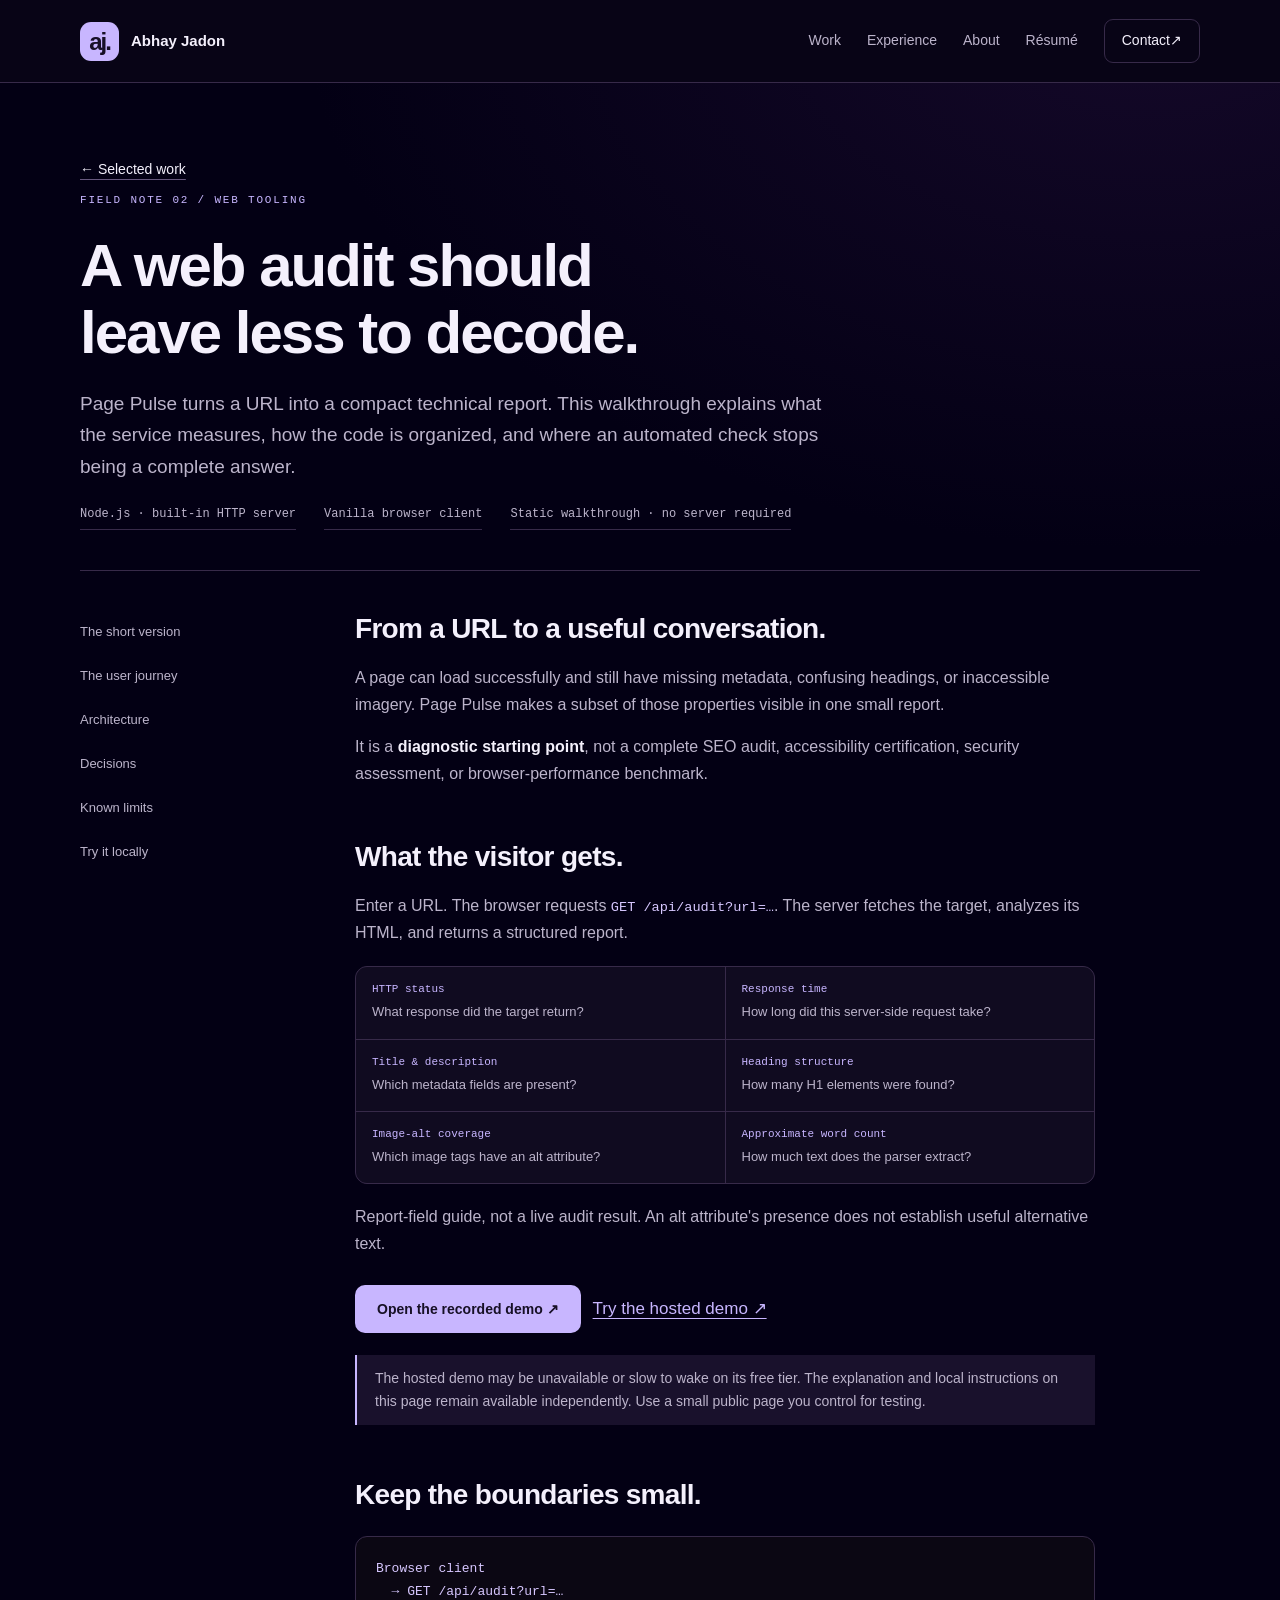
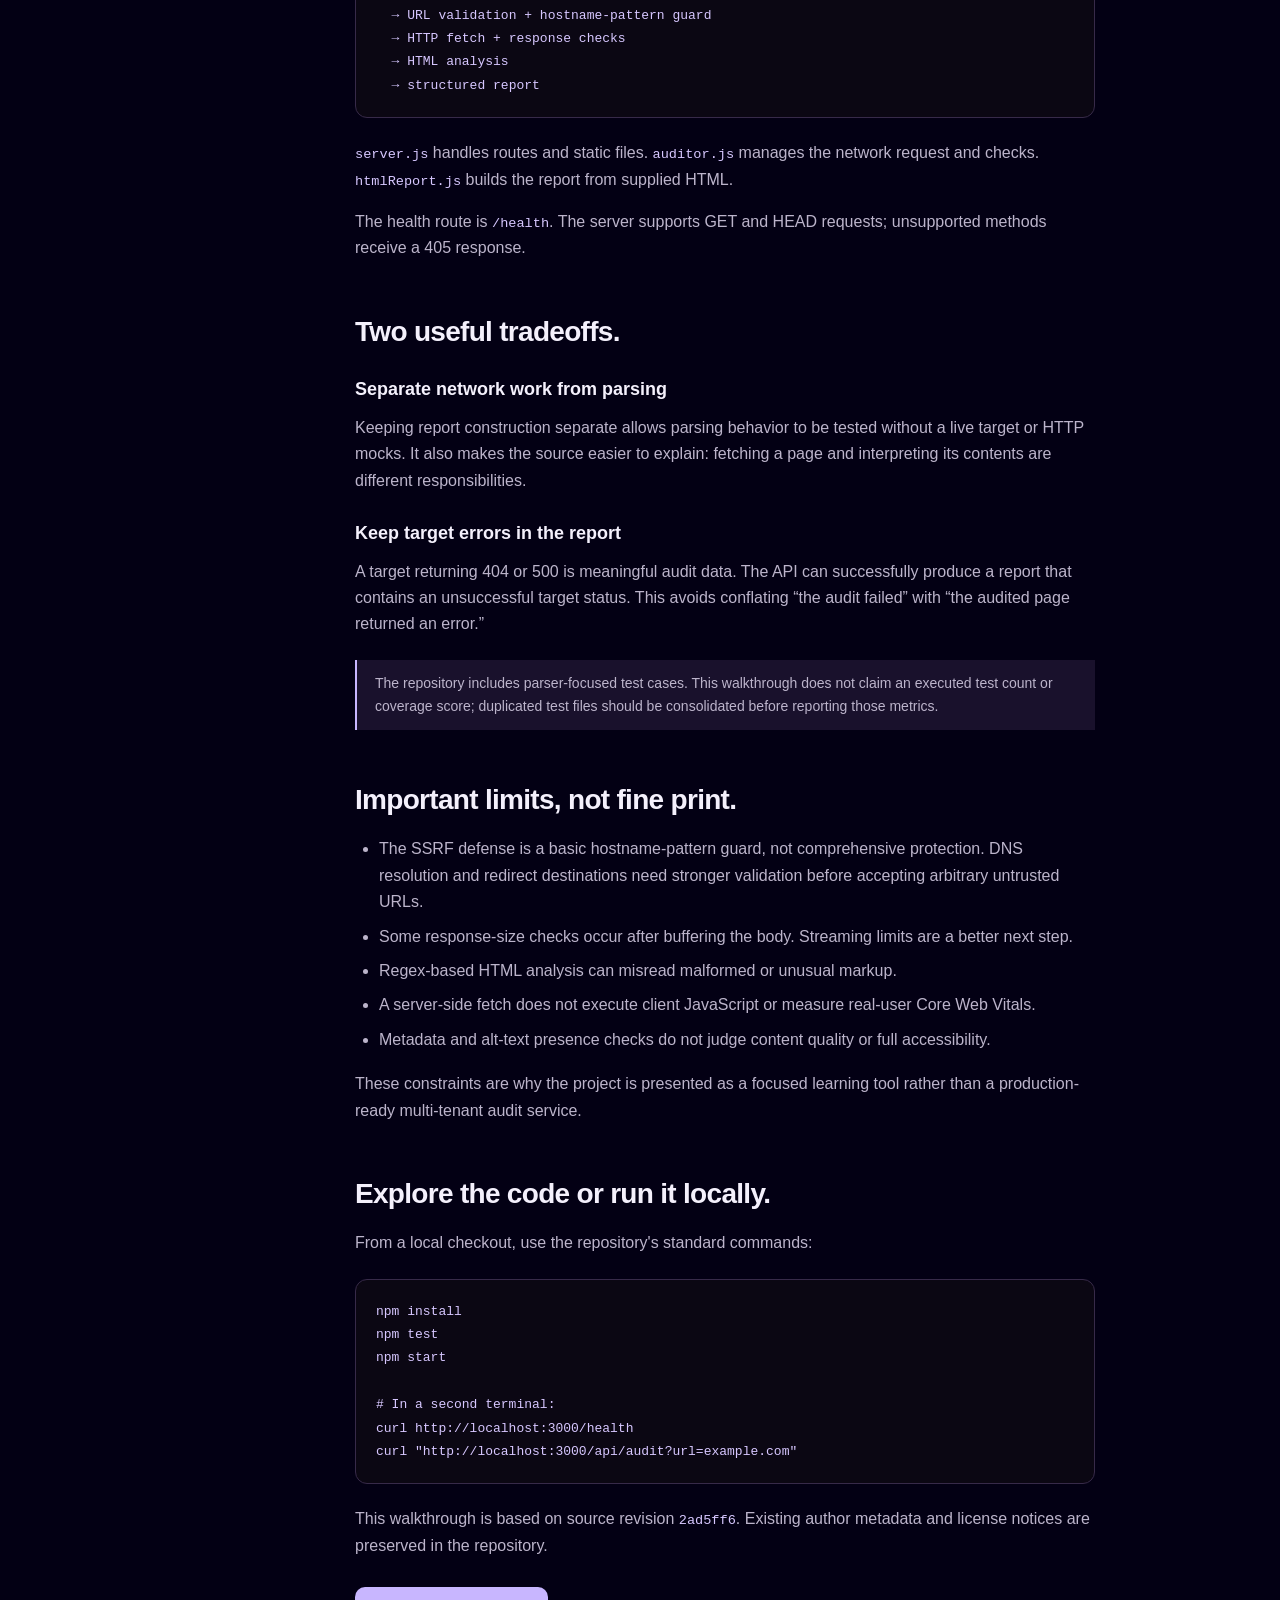
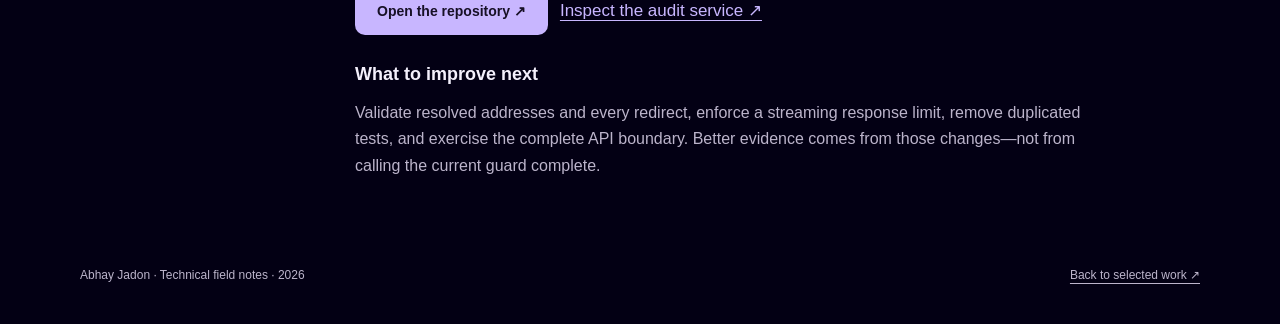
<file: page-pulse.html>
<!doctype html>
<html lang="en"><head><meta charset="utf-8"><meta name="viewport" content="width=device-width,initial-scale=1"><title>Page Pulse — Making a web audit understandable | Abhay Jadon</title><meta name="description" content="An offline-readable walkthrough of a Node.js web audit service: request flow, report fields, decisions, and security limitations."><link rel="canonical" href="https://abhay528.github.io/portfolio/page-pulse.html"><meta property="og:type" content="article"><meta property="og:title" content="Page Pulse — Making a web audit understandable | Abhay Jadon"><meta property="og:description" content="An offline-readable walkthrough of a Node.js web audit service: request flow, report fields, decisions, and security limitations."><meta property="og:url" content="https://abhay528.github.io/portfolio/page-pulse.html"><meta property="og:image" content="https://avatars.githubusercontent.com/u/198371344?v=4"><meta property="og:image:alt" content="Abhay Jadon — available for work"><meta name="twitter:card" content="summary"><meta name="twitter:title" content="Page Pulse — Making a web audit understandable | Abhay Jadon"><meta name="twitter:description" content="An offline-readable walkthrough of a Node.js web audit service: request flow, report fields, decisions, and security limitations."><meta name="twitter:image" content="https://avatars.githubusercontent.com/u/198371344?v=4"><link rel="icon" href="assets/favicon.svg" type="image/svg+xml"><link rel="stylesheet" href="premium.css"><script src="premium.js" defer></script></head>
<body><a class="skip" href="#main">Skip to content</a><header class="site-header"><div class="wrap header-inner"><a class="brand" href="index.html" aria-label="Abhay Jadon home"><span class="brand-mark" aria-hidden="true">aj.</span>Abhay Jadon</a><nav class="desktop-nav" aria-label="Primary"><a href="index.html#work">Work</a><a href="index.html#experience">Experience</a><a href="index.html#about">About</a><a href="resume.html">Résumé</a><a class="nav-contact" href="index.html#contact">Contact <span aria-hidden="true">↗</span></a></nav><details class="mobile-nav"><summary>Menu</summary><nav aria-label="Mobile"><a href="index.html#work">Selected work</a><a href="index.html#experience">Experience</a><a href="index.html#about">About &amp; skills</a><a href="resume.html">View résumé</a><a href="index.html#contact">Contact</a></nav></details></div></header>
<main id="main" tabindex="-1" class="wrap">
<div class="page-hero"><a class="text-link" href="index.html#work">← Selected work</a><p class="eyebrow">Field note 02 / Web tooling</p><h1>A web audit should<br>leave less to decode.</h1><p class="lede">Page Pulse turns a URL into a compact technical report. This walkthrough explains what the service measures, how the code is organized, and where an automated check stops being a complete answer.</p><div class="article-meta"><span>Node.js · built-in HTTP server</span><span>Vanilla browser client</span><span>Static walkthrough · no server required</span></div></div>
<div class="article-layout"><nav class="toc" aria-label="On this page"><a href="#summary">The short version</a><a href="#journey">The user journey</a><a href="#architecture">Architecture</a><a href="#decisions">Decisions</a><a href="#limits">Known limits</a><a href="#try">Try it locally</a></nav><div class="prose"><section id="summary"><h2>From a URL to a useful conversation.</h2><p>A page can load successfully and still have missing metadata, confusing headings, or inaccessible imagery. Page Pulse makes a subset of those properties visible in one small report.</p><p>It is a <strong>diagnostic starting point</strong>, not a complete SEO audit, accessibility certification, security assessment, or browser-performance benchmark.</p></section><section id="journey"><h2>What the visitor gets.</h2><p>Enter a URL. The browser requests <code>GET /api/audit?url=…</code>. The server fetches the target, analyzes its HTML, and returns a structured report.</p><dl class="sample-grid"><div><dt>HTTP status</dt><dd>What response did the target return?</dd></div><div><dt>Response time</dt><dd>How long did this server-side request take?</dd></div><div><dt>Title &amp; description</dt><dd>Which metadata fields are present?</dd></div><div><dt>Heading structure</dt><dd>How many H1 elements were found?</dd></div><div><dt>Image-alt coverage</dt><dd>Which image tags have an alt attribute?</dd></div><div><dt>Approximate word count</dt><dd>How much text does the parser extract?</dd></div></dl><p class="source-note">Report-field guide, not a live audit result. An alt attribute's presence does not establish useful alternative text.</p><div class="actions"><a class="btn" href="https://www.loom.com/share/90fafd393a014010b476f2d85137c54b" target="_blank" rel="noopener">Open the recorded demo ↗</a><a href="https://page-pulse-r3du.onrender.com" target="_blank" rel="noopener">Try the hosted demo ↗</a></div><div class="note">The hosted demo may be unavailable or slow to wake on its free tier. The explanation and local instructions on this page remain available independently. Use a small public page you control for testing.</div></section><section id="architecture"><h2>Keep the boundaries small.</h2><pre><code>Browser client
  → GET /api/audit?url=…
  → URL validation + hostname-pattern guard
  → HTTP fetch + response checks
  → HTML analysis
  → structured report</code></pre><p><code>server.js</code> handles routes and static files. <code>auditor.js</code> manages the network request and checks. <code>htmlReport.js</code> builds the report from supplied HTML.</p><p>The health route is <code>/health</code>. The server supports GET and HEAD requests; unsupported methods receive a 405 response.</p></section><section id="decisions"><h2>Two useful tradeoffs.</h2><h3>Separate network work from parsing</h3><p>Keeping report construction separate allows parsing behavior to be tested without a live target or HTTP mocks. It also makes the source easier to explain: fetching a page and interpreting its contents are different responsibilities.</p><h3>Keep target errors in the report</h3><p>A target returning 404 or 500 is meaningful audit data. The API can successfully produce a report that contains an unsuccessful target status. This avoids conflating “the audit failed” with “the audited page returned an error.”</p><div class="note">The repository includes parser-focused test cases. This walkthrough does not claim an executed test count or coverage score; duplicated test files should be consolidated before reporting those metrics.</div></section><section id="limits"><h2>Important limits, not fine print.</h2><ul><li>The SSRF defense is a basic hostname-pattern guard, not comprehensive protection. DNS resolution and redirect destinations need stronger validation before accepting arbitrary untrusted URLs.</li><li>Some response-size checks occur after buffering the body. Streaming limits are a better next step.</li><li>Regex-based HTML analysis can misread malformed or unusual markup.</li><li>A server-side fetch does not execute client JavaScript or measure real-user Core Web Vitals.</li><li>Metadata and alt-text presence checks do not judge content quality or full accessibility.</li></ul><p>These constraints are why the project is presented as a focused learning tool rather than a production-ready multi-tenant audit service.</p></section><section id="try"><h2>Explore the code or run it locally.</h2><p>From a local checkout, use the repository's standard commands:</p><pre><code>npm install
npm test
npm start

# In a second terminal:
curl http://localhost:3000/health
curl "http://localhost:3000/api/audit?url=example.com"</code></pre><p>This walkthrough is based on source revision <code>2ad5ff6</code>. Existing author metadata and license notices are preserved in the repository.</p><div class="actions"><a class="btn" href="https://github.com/abhay528/page-pulse" target="_blank" rel="noopener">Open the repository ↗</a><a href="https://github.com/abhay528/page-pulse/blob/2ad5ff6e01402bd2b3460cab7a90ae03e31a782e/src/services/auditor.js" target="_blank" rel="noopener">Inspect the audit service ↗</a></div><h3>What to improve next</h3><p>Validate resolved addresses and every redirect, enforce a streaming response limit, remove duplicated tests, and exercise the complete API boundary. Better evidence comes from those changes—not from calling the current guard complete.</p></section></div></div></main><footer class="wrap"><p>Abhay Jadon · Technical field notes · <span data-year>2026</span></p><a href="index.html#work">Back to selected work ↗</a></footer></body></html>
</file>
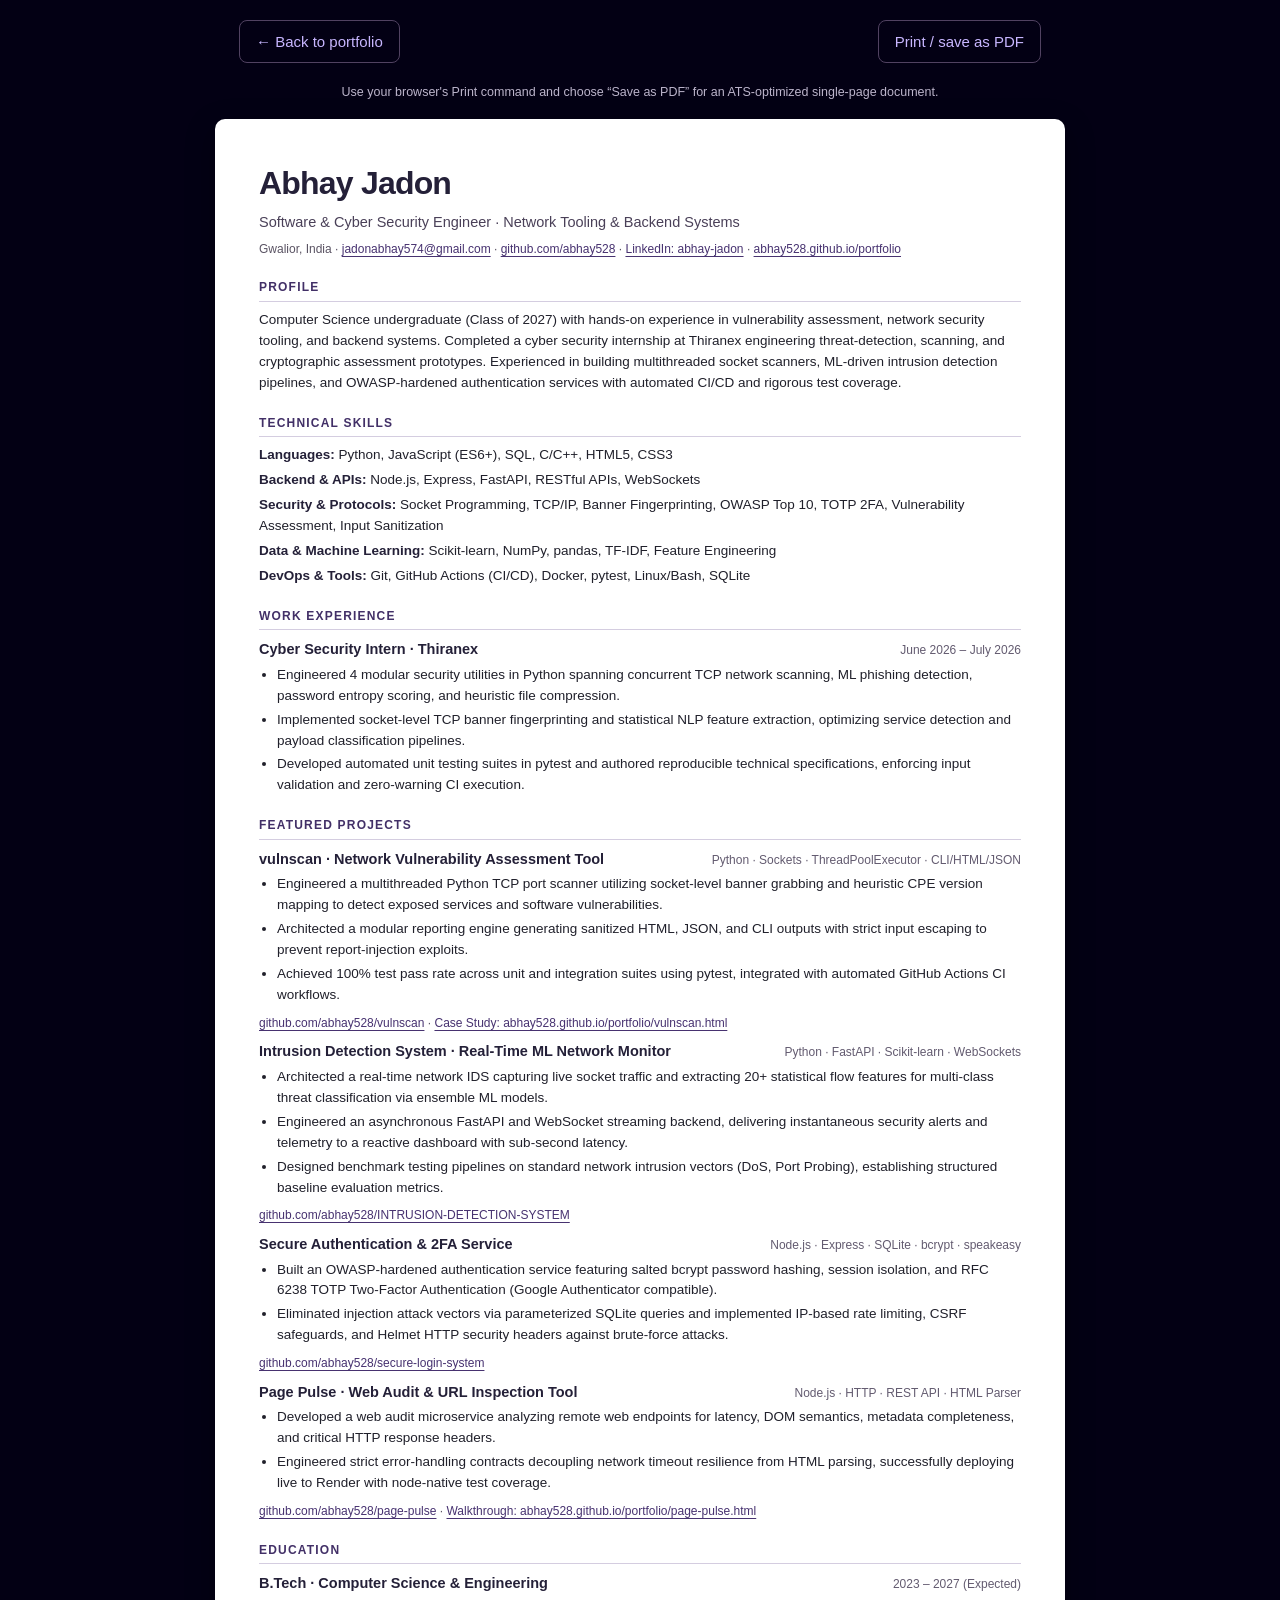
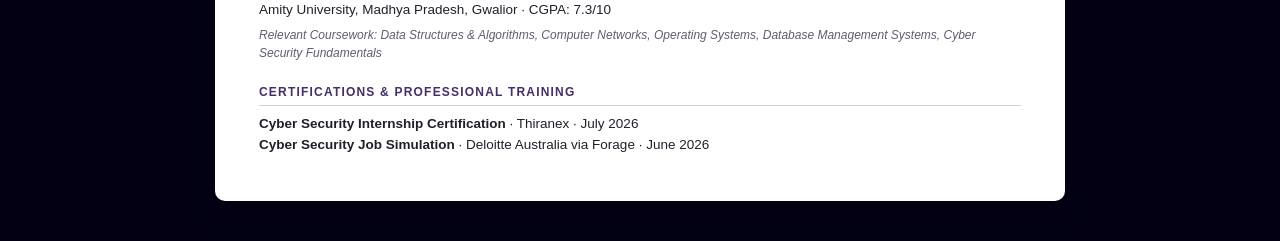
<file: resume.html>
<!doctype html>
<html lang="en">
<head>
  <meta charset="utf-8">
  <meta name="viewport" content="width=device-width,initial-scale=1">
  <title>Abhay Jadon — Software &amp; Security Engineer Résumé</title>
  <meta name="description" content="Abhay Jadon's résumé: Computer Science undergraduate specializing in network security tooling, backend systems, and web applications. Cyber security intern at Thiranex.">
  <link rel="canonical" href="https://abhay528.github.io/portfolio/resume.html">
  <link rel="icon" href="assets/favicon.svg">
  <style>
    * { box-sizing: border-box; }
    body { margin: 0; background: #030014; color: #f4f0fc; font: 15px/1.55 -apple-system, BlinkMacSystemFont, 'Segoe UI', Roboto, Helvetica, Arial, sans-serif; }
    .bar { max-width: 850px; margin: auto; padding: 20px 24px; display: flex; justify-content: space-between; gap: 16px; flex-wrap: wrap; }
    .bar a, .bar button { color: #c8b6ff; min-height: 42px; padding: 9px 16px; border: 1px solid #514261; border-radius: 8px; background: none; font: inherit; cursor: pointer; text-decoration: none; display: inline-flex; align-items: center; }
    .bar a:hover, .bar button:hover { background: rgba(200, 182, 255, 0.1); border-color: #7b629e; }
    .sheet { max-width: 850px; margin: 0 auto 40px; padding: 40px 44px; background: #fff; color: #20202b; border-radius: 10px; box-shadow: 0 10px 30px rgba(0,0,0,0.3); }
    h1 { margin: 0; color: #242038; font-size: 32px; letter-spacing: -0.8px; font-weight: 700; }
    h2 { font-size: 12px; letter-spacing: 1.2px; text-transform: uppercase; color: #423067; border-bottom: 1.5px solid #d4cde0; padding-bottom: 4px; margin: 20px 0 8px; font-weight: 700; }
    h3 { font-size: 14.5px; margin: 10px 0 3px; color: #242038; font-weight: 600; }
    p { margin: 5px 0; font-size: 13.5px; }
    a { color: #473270; overflow-wrap: anywhere; text-underline-offset: 2.5px; }
    ul { margin: 4px 0 8px; padding-left: 18px; font-size: 13.5px; }
    li { margin: 3px 0; }
    .sub { font-size: 14.5px; color: #4a4058; margin-top: 3px; font-weight: 500; }
    .contact { font-size: 12px; color: #5a5363; margin-top: 6px; }
    .meta { color: #635b70; font-size: 12px; font-style: italic; }
    .row { display: flex; justify-content: space-between; align-items: baseline; gap: 12px; flex-wrap: wrap; margin-top: 8px; }
    .row h3 { margin: 0; }
    .row .meta { white-space: nowrap; font-style: normal; font-weight: 500; }
    .hint { font-size: 12.5px; color: #bcb4cb; max-width: 850px; margin: 0 auto; padding: 0 24px 16px; text-align: center; }
    a:focus-visible, button:focus-visible { outline: 3px solid #b899ff; outline-offset: 4px; }
    .skill-category { margin: 4px 0; font-size: 13.5px; }
    .skill-category strong { color: #242038; }
    @media(max-width: 600px) {
      .sheet { padding: 24px 18px; border-radius: 0; }
      h1 { font-size: 26px; }
      .bar { padding: 16px; }
    }
    @page { size: A4; margin: 10mm 12mm; }
    @media print {
      body { background: #fff; color: #20202b; font-size: 9.5pt; line-height: 1.35; }
      .bar, .hint { display: none !important; }
      .sheet { max-width: none; padding: 0; margin: 0; border-radius: 0; box-shadow: none; }
      h1 { font-size: 20pt; }
      h2 { margin: 10px 0 4px; font-size: 9.5pt; padding-bottom: 2px; }
      h3 { font-size: 10pt; margin: 6px 0 2px; }
      p, ul, .skill-category { font-size: 9pt; margin: 3px 0; }
      .sub { font-size: 9.5pt; }
      .contact, .meta { font-size: 8pt; }
      a { color: #242038; text-decoration: none; }
      .row, li, .project-block { break-inside: avoid; }
    }
  </style>
</head>
<body>
  <div class="bar" id="save">
    <a href="index.html">← Back to portfolio</a>
    <button type="button" onclick="window.print()">Print / save as PDF</button>
  </div>
  <p class="hint">Use your browser's Print command and choose “Save as PDF” for an ATS-optimized single-page document.</p>
  
  <main class="sheet">
    <header>
      <h1>Abhay Jadon</h1>
      <p class="sub">Software &amp; Cyber Security Engineer · Network Tooling &amp; Backend Systems</p>
      <p class="contact">
        Gwalior, India · <a href="mailto:jadonabhay574@gmail.com">jadonabhay574@gmail.com</a> · <a href="https://github.com/abhay528">github.com/abhay528</a> · <a href="https://www.linkedin.com/in/abhay-jadon-465428349">LinkedIn: abhay-jadon</a> · <a href="https://abhay528.github.io/portfolio/">abhay528.github.io/portfolio</a>
      </p>
    </header>

    <section>
      <h2>Profile</h2>
      <p>Computer Science undergraduate (Class of 2027) with hands-on experience in vulnerability assessment, network security tooling, and backend systems. Completed a cyber security internship at Thiranex engineering threat-detection, scanning, and cryptographic assessment prototypes. Experienced in building multithreaded socket scanners, ML-driven intrusion detection pipelines, and OWASP-hardened authentication services with automated CI/CD and rigorous test coverage.</p>
    </section>

    <section>
      <h2>Technical Skills</h2>
      <p class="skill-category"><strong>Languages:</strong> Python, JavaScript (ES6+), SQL, C/C++, HTML5, CSS3</p>
      <p class="skill-category"><strong>Backend &amp; APIs:</strong> Node.js, Express, FastAPI, RESTful APIs, WebSockets</p>
      <p class="skill-category"><strong>Security &amp; Protocols:</strong> Socket Programming, TCP/IP, Banner Fingerprinting, OWASP Top 10, TOTP 2FA, Vulnerability Assessment, Input Sanitization</p>
      <p class="skill-category"><strong>Data &amp; Machine Learning:</strong> Scikit-learn, NumPy, pandas, TF-IDF, Feature Engineering</p>
      <p class="skill-category"><strong>DevOps &amp; Tools:</strong> Git, GitHub Actions (CI/CD), Docker, pytest, Linux/Bash, SQLite</p>
    </section>

    <section>
      <h2>Work Experience</h2>
      <div class="row">
        <h3>Cyber Security Intern · Thiranex</h3>
        <span class="meta">June 2026 – July 2026</span>
      </div>
      <ul>
        <li>Engineered 4 modular security utilities in Python spanning concurrent TCP network scanning, ML phishing detection, password entropy scoring, and heuristic file compression.</li>
        <li>Implemented socket-level TCP banner fingerprinting and statistical NLP feature extraction, optimizing service detection and payload classification pipelines.</li>
        <li>Developed automated unit testing suites in pytest and authored reproducible technical specifications, enforcing input validation and zero-warning CI execution.</li>
      </ul>
    </section>

    <section>
      <h2>Featured Projects</h2>

      <div class="project-block">
        <div class="row">
          <h3>vulnscan · Network Vulnerability Assessment Tool</h3>
          <span class="meta">Python · Sockets · ThreadPoolExecutor · CLI/HTML/JSON</span>
        </div>
        <ul>
          <li>Engineered a multithreaded Python TCP port scanner utilizing socket-level banner grabbing and heuristic CPE version mapping to detect exposed services and software vulnerabilities.</li>
          <li>Architected a modular reporting engine generating sanitized HTML, JSON, and CLI outputs with strict input escaping to prevent report-injection exploits.</li>
          <li>Achieved 100% test pass rate across unit and integration suites using pytest, integrated with automated GitHub Actions CI workflows.</li>
        </ul>
        <p class="contact"><a href="https://github.com/abhay528/vulnscan">github.com/abhay528/vulnscan</a> · <a href="https://abhay528.github.io/portfolio/vulnscan.html">Case Study: abhay528.github.io/portfolio/vulnscan.html</a></p>
      </div>

      <div class="project-block">
        <div class="row">
          <h3>Intrusion Detection System · Real-Time ML Network Monitor</h3>
          <span class="meta">Python · FastAPI · Scikit-learn · WebSockets</span>
        </div>
        <ul>
          <li>Architected a real-time network IDS capturing live socket traffic and extracting 20+ statistical flow features for multi-class threat classification via ensemble ML models.</li>
          <li>Engineered an asynchronous FastAPI and WebSocket streaming backend, delivering instantaneous security alerts and telemetry to a reactive dashboard with sub-second latency.</li>
          <li>Designed benchmark testing pipelines on standard network intrusion vectors (DoS, Port Probing), establishing structured baseline evaluation metrics.</li>
        </ul>
        <p class="contact"><a href="https://github.com/abhay528/INTRUSION-DETECTION-SYSTEM">github.com/abhay528/INTRUSION-DETECTION-SYSTEM</a></p>
      </div>

      <div class="project-block">
        <div class="row">
          <h3>Secure Authentication &amp; 2FA Service</h3>
          <span class="meta">Node.js · Express · SQLite · bcrypt · speakeasy</span>
        </div>
        <ul>
          <li>Built an OWASP-hardened authentication service featuring salted bcrypt password hashing, session isolation, and RFC 6238 TOTP Two-Factor Authentication (Google Authenticator compatible).</li>
          <li>Eliminated injection attack vectors via parameterized SQLite queries and implemented IP-based rate limiting, CSRF safeguards, and Helmet HTTP security headers against brute-force attacks.</li>
        </ul>
        <p class="contact"><a href="https://github.com/abhay528/secure-login-system">github.com/abhay528/secure-login-system</a></p>
      </div>

      <div class="project-block">
        <div class="row">
          <h3>Page Pulse · Web Audit &amp; URL Inspection Tool</h3>
          <span class="meta">Node.js · HTTP · REST API · HTML Parser</span>
        </div>
        <ul>
          <li>Developed a web audit microservice analyzing remote web endpoints for latency, DOM semantics, metadata completeness, and critical HTTP response headers.</li>
          <li>Engineered strict error-handling contracts decoupling network timeout resilience from HTML parsing, successfully deploying live to Render with node-native test coverage.</li>
        </ul>
        <p class="contact"><a href="https://github.com/abhay528/page-pulse">github.com/abhay528/page-pulse</a> · <a href="https://abhay528.github.io/portfolio/page-pulse.html">Walkthrough: abhay528.github.io/portfolio/page-pulse.html</a></p>
      </div>
    </section>

    <section>
      <h2>Education</h2>
      <div class="row">
        <h3>B.Tech · Computer Science &amp; Engineering</h3>
        <span class="meta">2023 – 2027 (Expected)</span>
      </div>
      <p>Amity University, Madhya Pradesh, Gwalior · CGPA: 7.3/10</p>
      <p class="meta">Relevant Coursework: Data Structures &amp; Algorithms, Computer Networks, Operating Systems, Database Management Systems, Cyber Security Fundamentals</p>
    </section>

    <section>
      <h2>Certifications &amp; Professional Training</h2>
      <p><strong>Cyber Security Internship Certification</strong> · Thiranex · July 2026<br>
      <strong>Cyber Security Job Simulation</strong> · Deloitte Australia via Forage · June 2026</p>
    </section>
  </main>
</body>
</html>
</file>
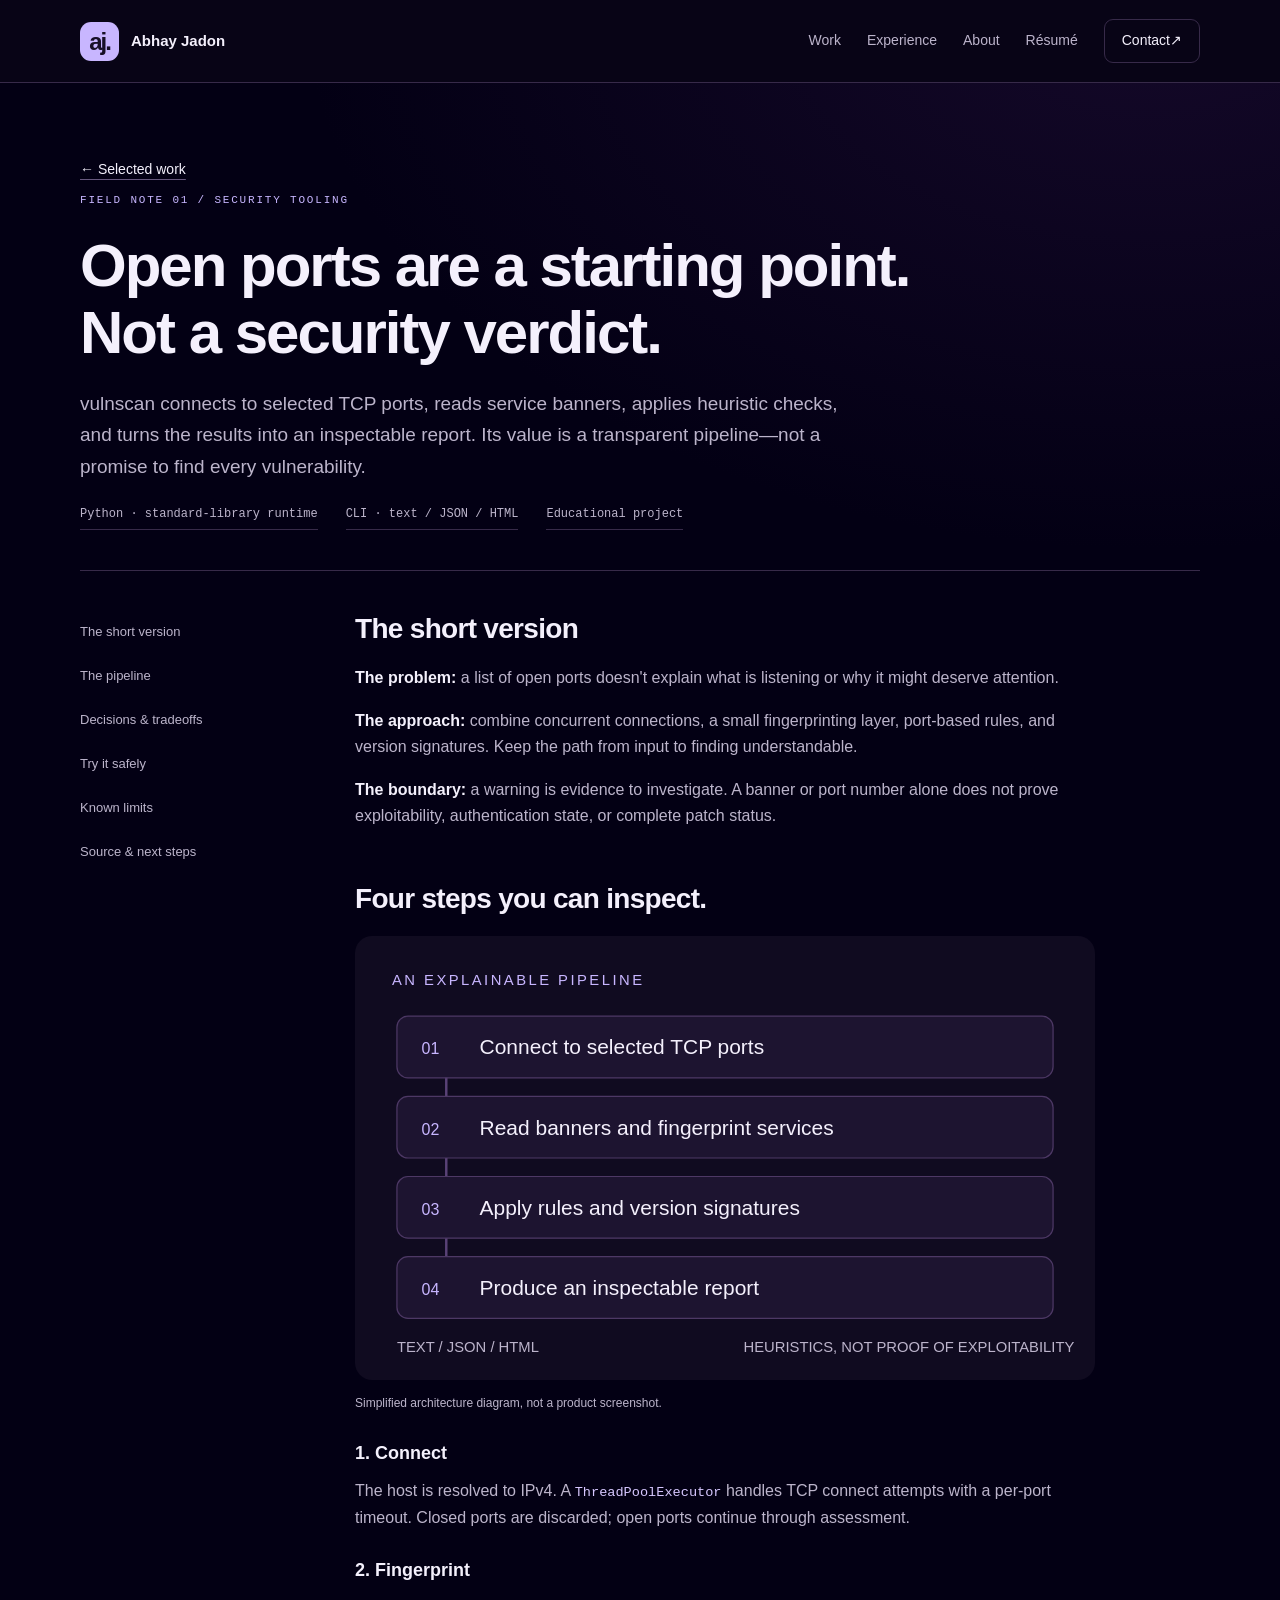
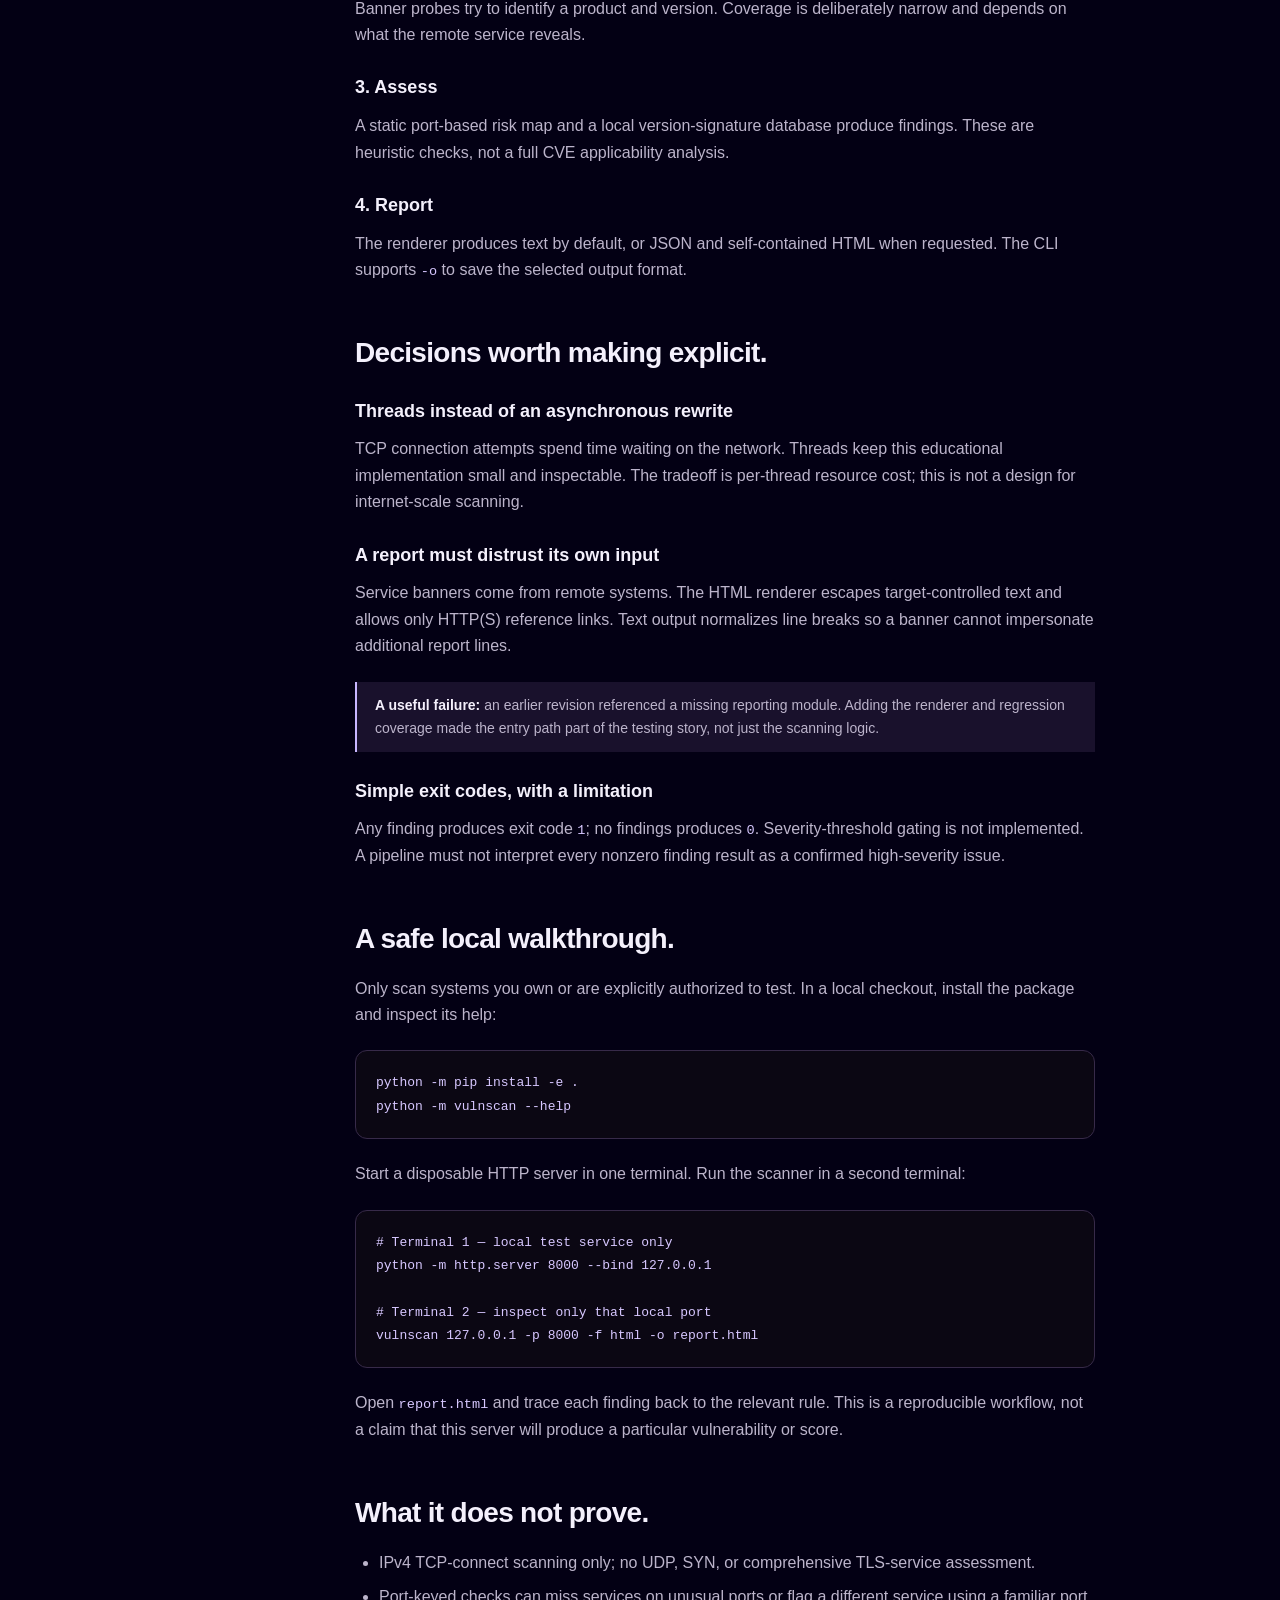
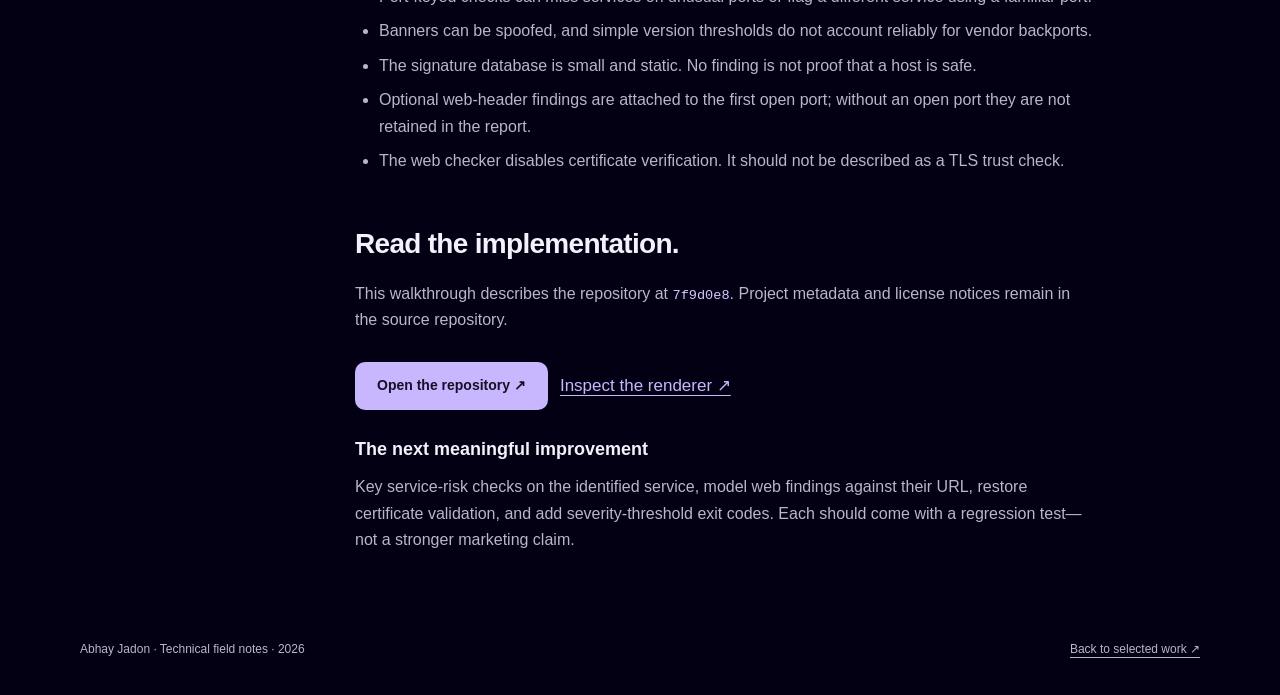
<file: vulnscan.html>
<!doctype html>
<html lang="en"><head><meta charset="utf-8"><meta name="viewport" content="width=device-width,initial-scale=1"><title>vulnscan — From open ports to risk signals | Abhay Jadon</title><meta name="description" content="A Python scanner explained through its architecture, reporting decisions, safe local workflow, and known limits."><link rel="canonical" href="https://abhay528.github.io/portfolio/vulnscan.html"><meta property="og:type" content="article"><meta property="og:title" content="vulnscan — From open ports to risk signals | Abhay Jadon"><meta property="og:description" content="A Python scanner explained through its architecture, reporting decisions, safe local workflow, and known limits."><meta property="og:url" content="https://abhay528.github.io/portfolio/vulnscan.html"><meta property="og:image" content="https://avatars.githubusercontent.com/u/198371344?v=4"><meta property="og:image:alt" content="Abhay Jadon — available for work"><meta name="twitter:card" content="summary"><meta name="twitter:title" content="vulnscan — From open ports to risk signals | Abhay Jadon"><meta name="twitter:description" content="A Python scanner explained through its architecture, reporting decisions, safe local workflow, and known limits."><meta name="twitter:image" content="https://avatars.githubusercontent.com/u/198371344?v=4"><link rel="icon" href="assets/favicon.svg" type="image/svg+xml"><link rel="stylesheet" href="premium.css"><script src="premium.js" defer></script></head>
<body><a class="skip" href="#main">Skip to content</a><header class="site-header"><div class="wrap header-inner"><a class="brand" href="index.html" aria-label="Abhay Jadon home"><span class="brand-mark" aria-hidden="true">aj.</span>Abhay Jadon</a><nav class="desktop-nav" aria-label="Primary"><a href="index.html#work">Work</a><a href="index.html#experience">Experience</a><a href="index.html#about">About</a><a href="resume.html">Résumé</a><a class="nav-contact" href="index.html#contact">Contact <span aria-hidden="true">↗</span></a></nav><details class="mobile-nav"><summary>Menu</summary><nav aria-label="Mobile"><a href="index.html#work">Selected work</a><a href="index.html#experience">Experience</a><a href="index.html#about">About &amp; skills</a><a href="resume.html">View résumé</a><a href="index.html#contact">Contact</a></nav></details></div></header>
<main id="main" tabindex="-1" class="wrap">
<div class="page-hero"><a class="text-link" href="index.html#work">← Selected work</a><p class="eyebrow">Field note 01 / Security tooling</p><h1>Open ports are a starting point.<br>Not a security verdict.</h1><p class="lede">vulnscan connects to selected TCP ports, reads service banners, applies heuristic checks, and turns the results into an inspectable report. Its value is a transparent pipeline—not a promise to find every vulnerability.</p><div class="article-meta"><span>Python · standard-library runtime</span><span>CLI · text / JSON / HTML</span><span>Educational project</span></div></div>
<div class="article-layout"><nav class="toc" aria-label="On this page"><a href="#summary">The short version</a><a href="#pipeline">The pipeline</a><a href="#decisions">Decisions &amp; tradeoffs</a><a href="#try">Try it safely</a><a href="#limits">Known limits</a><a href="#source">Source &amp; next steps</a></nav><div class="prose"><section id="summary"><h2>The short version</h2><p><strong>The problem:</strong> a list of open ports doesn't explain what is listening or why it might deserve attention.</p><p><strong>The approach:</strong> combine concurrent connections, a small fingerprinting layer, port-based rules, and version signatures. Keep the path from input to finding understandable.</p><p><strong>The boundary:</strong> a warning is evidence to investigate. A banner or port number alone does not prove exploitability, authentication state, or complete patch status.</p></section><section id="pipeline"><h2>Four steps you can inspect.</h2><figure><img class="diagram" src="assets/scan-pipeline.svg" width="600" height="360" alt="Four stages: TCP connection, banner fingerprinting, heuristic assessment, report generation." loading="lazy"><figcaption class="source-note">Simplified architecture diagram, not a product screenshot.</figcaption></figure><h3>1. Connect</h3><p>The host is resolved to IPv4. A <code>ThreadPoolExecutor</code> handles TCP connect attempts with a per-port timeout. Closed ports are discarded; open ports continue through assessment.</p><h3>2. Fingerprint</h3><p>Banner probes try to identify a product and version. Coverage is deliberately narrow and depends on what the remote service reveals.</p><h3>3. Assess</h3><p>A static port-based risk map and a local version-signature database produce findings. These are heuristic checks, not a full CVE applicability analysis.</p><h3>4. Report</h3><p>The renderer produces text by default, or JSON and self-contained HTML when requested. The CLI supports <code>-o</code> to save the selected output format.</p></section><section id="decisions"><h2>Decisions worth making explicit.</h2><h3>Threads instead of an asynchronous rewrite</h3><p>TCP connection attempts spend time waiting on the network. Threads keep this educational implementation small and inspectable. The tradeoff is per-thread resource cost; this is not a design for internet-scale scanning.</p><h3>A report must distrust its own input</h3><p>Service banners come from remote systems. The HTML renderer escapes target-controlled text and allows only HTTP(S) reference links. Text output normalizes line breaks so a banner cannot impersonate additional report lines.</p><div class="note"><strong>A useful failure:</strong> an earlier revision referenced a missing reporting module. Adding the renderer and regression coverage made the entry path part of the testing story, not just the scanning logic.</div><h3>Simple exit codes, with a limitation</h3><p>Any finding produces exit code <code>1</code>; no findings produces <code>0</code>. Severity-threshold gating is not implemented. A pipeline must not interpret every nonzero finding result as a confirmed high-severity issue.</p></section><section id="try"><h2>A safe local walkthrough.</h2><p>Only scan systems you own or are explicitly authorized to test. In a local checkout, install the package and inspect its help:</p><pre><code>python -m pip install -e .
python -m vulnscan --help</code></pre><p>Start a disposable HTTP server in one terminal. Run the scanner in a second terminal:</p><pre><code># Terminal 1 — local test service only
python -m http.server 8000 --bind 127.0.0.1

# Terminal 2 — inspect only that local port
vulnscan 127.0.0.1 -p 8000 -f html -o report.html</code></pre><p>Open <code>report.html</code> and trace each finding back to the relevant rule. This is a reproducible workflow, not a claim that this server will produce a particular vulnerability or score.</p></section><section id="limits"><h2>What it does not prove.</h2><ul><li>IPv4 TCP-connect scanning only; no UDP, SYN, or comprehensive TLS-service assessment.</li><li>Port-keyed checks can miss services on unusual ports or flag a different service using a familiar port.</li><li>Banners can be spoofed, and simple version thresholds do not account reliably for vendor backports.</li><li>The signature database is small and static. No finding is not proof that a host is safe.</li><li>Optional web-header findings are attached to the first open port; without an open port they are not retained in the report.</li><li>The web checker disables certificate verification. It should not be described as a TLS trust check.</li></ul></section><section id="source"><h2>Read the implementation.</h2><p>This walkthrough describes the repository at <code>7f9d0e8</code>. Project metadata and license notices remain in the source repository.</p><div class="actions"><a class="btn" href="https://github.com/abhay528/vulnscan" target="_blank" rel="noopener">Open the repository ↗</a><a href="https://github.com/abhay528/vulnscan/blob/7f9d0e87010499ce23f98d29075963ac5d1101c8/vulnscan/report.py" target="_blank" rel="noopener">Inspect the renderer ↗</a></div><h3>The next meaningful improvement</h3><p>Key service-risk checks on the identified service, model web findings against their URL, restore certificate validation, and add severity-threshold exit codes. Each should come with a regression test—not a stronger marketing claim.</p></section></div></div></main><footer class="wrap"><p>Abhay Jadon · Technical field notes · <span data-year>2026</span></p><a href="index.html#work">Back to selected work ↗</a></footer></body></html>
</file>
<file: premium.css>
/* Abhay Jadon — technical field notes. Content never depends on JavaScript. */
:root{color-scheme:dark;--bg:#030014;--panel:#100b20;--raised:#19112c;--text:#f4f0fc;--muted:#bcb4cb;--soft:#91869f;--accent:#c8b6ff;--line:#372a49;--green:#b2e7c2;--max:1120px;--radius:18px;--mono:ui-monospace,SFMono-Regular,Consolas,monospace}
*{box-sizing:border-box}html{scroll-behavior:smooth;scroll-padding-top:100px}body{margin:0;background:radial-gradient(ellipse 850px 550px at 90% 0, #26113e80,transparent),var(--bg);color:var(--text);font:17px/1.65 -apple-system,BlinkMacSystemFont,"Segoe UI",Arial,sans-serif}a{color:inherit;text-decoration:none}button,summary{font:inherit}button,a,summary{-webkit-tap-highlight-color:transparent}a:focus-visible,button:focus-visible,summary:focus-visible,[tabindex]:focus-visible{outline:3px solid var(--accent);outline-offset:5px}a:hover{color:var(--accent)}::selection{background:#c8b6ff;color:#171026}img,svg{max-width:100%}img{display:block;height:auto}p,h1,h2,h3,ul,figure{margin:0}p+p{margin-top:16px}strong{font-weight:650;color:var(--text)}.wrap{width:min(var(--max),calc(100% - 48px));margin-inline:auto}.skip{position:fixed;top:8px;left:16px;z-index:50;transform:translateY(-180%);padding:12px 20px;background:var(--accent);color:#171026;border-radius:8px}.skip:focus{transform:none}.site-header{position:sticky;top:0;z-index:20;background:#080416;border-bottom:1px solid var(--line)}.header-inner{min-height:82px;display:flex;align-items:center;justify-content:space-between;gap:24px}.brand{display:flex;align-items:center;gap:12px;font-size:15px;font-weight:600;white-space:nowrap}.brand-mark{display:grid;place-items:center;width:39px;height:39px;background:var(--accent);color:#171026;border-radius:11px;font-size:24px;letter-spacing:-2px}.desktop-nav{display:flex;align-items:center;gap:26px;font-size:14px;color:var(--muted)}.desktop-nav>a{display:inline-flex;align-items:center;min-height:44px}.nav-contact{border:1px solid var(--line);padding:8px 17px;border-radius:9px;color:var(--text)}.mobile-nav{display:none}summary{cursor:pointer;list-style:none}summary::-webkit-details-marker{display:none}.eyebrow,.kicker,.tag,.project-index{font:11px/1.6 var(--mono);letter-spacing:1.8px;text-transform:uppercase}.eyebrow{color:var(--accent)}.kicker{color:var(--muted)}.availability{display:inline-flex;align-items:center;gap:9px;color:var(--green);font-size:12px;border:1px solid #345540;border-radius:99px;padding:6px 13px;background:#0b2016}.availability::before{content:"";width:6px;height:6px;background:var(--green);border-radius:50%}.hero{padding:80px 0 64px}.hero-top{display:flex;justify-content:space-between;gap:16px;align-items:center;margin-bottom:40px}.hero-grid{display:grid;grid-template-columns:1.45fr 1fr;align-items:center;gap:64px}.hero h1{font-size:clamp(43px,5.7vw,70px);line-height:1.08;letter-spacing:-3.5px;font-weight:650}.hero h1 em{font-family:Georgia,"Times New Roman",serif;font-weight:400;color:var(--accent)}.hero-copy{color:var(--muted);max-width:580px;margin-top:26px;font-size:17px}.actions{display:flex;gap:12px;flex-wrap:wrap;align-items:center;margin-top:28px}.btn{min-height:48px;display:inline-flex;align-items:center;justify-content:center;gap:18px;border:1px solid transparent;border-radius:10px;background:var(--accent);color:#171026;padding:11px 21px;font-size:14px;font-weight:650;cursor:pointer;transition:background .18s,color .18s}.btn:hover{background:#ded2ff;color:#171026}.btn.secondary{border-color:var(--line);color:var(--text);background:transparent}.btn.secondary:hover{background:var(--raised);border-color:var(--accent)}.text-link{display:inline-flex;align-items:center;gap:12px;min-height:44px;text-decoration:underline;text-decoration-color:#66577d;text-underline-offset:5px;font-size:14px}.hero-meta{display:flex;flex-wrap:wrap;gap:10px 20px;color:var(--muted);font-size:12px;margin-top:24px}.field-card{border:1px solid #4a375d;background:linear-gradient(145deg,#211534,#0d091b);border-radius:var(--radius);padding:26px;position:relative}.field-card::before{content:"";position:absolute;left:26px;top:-1px;width:56px;height:2px;background:var(--accent)}.field-heading{display:flex;justify-content:space-between;align-items:center;margin-bottom:26px}.field-heading span:last-child{font:11px var(--mono);color:var(--soft)}.field-title{font:28px/1.3 Georgia,serif;margin-bottom:22px}.field-row{display:grid;grid-template-columns:28px 1fr 16px;gap:10px;align-items:center;border-top:1px solid var(--line);padding:16px 0;font-size:14px}.field-row small{font:11px var(--mono);color:var(--accent)}.field-footer{color:var(--muted);font-size:12px;border-top:1px solid var(--line);padding-top:20px}.proof-strip{display:grid;grid-template-columns:repeat(3,1fr);gap:24px;padding:24px 0;border-top:1px solid var(--line);border-bottom:1px solid var(--line);margin-top:62px}.proof-strip b{display:block;font-size:14px;font-weight:550}.proof-strip span{display:block;color:var(--muted);font-size:12px;margin-top:3px}.section{padding:90px 0 0;scroll-margin-top:20px}.section-head{display:flex;align-items:flex-end;justify-content:space-between;gap:36px;margin-bottom:32px}.section h2,.contact h2{font-size:clamp(32px,4vw,48px);line-height:1.18;letter-spacing:-1.8px;font-weight:550;margin-top:12px}.section-head>p{max-width:340px;color:var(--muted);font-size:14px}.project{border:1px solid var(--line);border-radius:var(--radius);overflow:hidden;background:var(--panel)}.project-lead{display:grid;grid-template-columns:1fr 1.05fr}.project-body{padding:34px}.project-index{color:var(--accent);margin-bottom:16px}.project h3{font-size:27px;line-height:1.2;letter-spacing:-.7px;margin-bottom:15px}.project p{color:var(--muted);font-size:15px}.project .actions{margin-top:22px}.project-art{background:#130d24;display:flex;flex-direction:column;justify-content:center;padding:24px;border-left:1px solid var(--line)}.project-art figcaption{font-size:11px;color:var(--muted);padding-top:16px}.project-grid{display:grid;grid-template-columns:1fr 1fr;gap:24px;margin-top:24px}.project-grid .project{display:flex;flex-direction:column}.project-grid .project-body{display:flex;flex-direction:column;flex:1}.project-grid .actions{margin-top:auto;padding-top:20px}.mini-art{padding:22px 30px;background:#171025;border-bottom:1px solid var(--line)}.mini-art span{font:11px var(--mono);color:var(--accent)}.mini-art b{display:block;margin-top:10px;font-size:16px;font-weight:500}.chips{display:flex;flex-wrap:wrap;gap:7px;list-style:none;padding:0;margin-top:20px}.chips li{font:11px/1.5 var(--mono);border:1px solid var(--line);padding:5px 10px;border-radius:6px;color:var(--muted)}.note{border-left:2px solid var(--accent);padding:12px 18px;background:#19112c;color:var(--muted);font-size:14px;margin:22px 0}.experience{display:grid;grid-template-columns:220px 1fr;gap:38px;border-top:1px solid var(--line);padding-top:30px}.experience aside{color:var(--muted);font-size:13px}.experience aside strong{display:block;margin-bottom:8px;font-size:15px}.experience h3{font-size:25px;font-weight:550;margin-bottom:12px}.experience p{color:var(--muted);font-size:15px}.deliverables{list-style:none;display:grid;grid-template-columns:1fr 1fr;gap:0 24px;padding:0;margin-top:22px}.deliverables a{display:flex;align-items:center;min-height:48px;border-bottom:1px solid var(--line);font-size:13px}.more-list{border-top:1px solid var(--line)}.more-item{display:grid;grid-template-columns:1fr 1.6fr auto;gap:28px;align-items:center;padding:24px 0;border-bottom:1px solid var(--line)}.more-item h3{font-size:16px;font-weight:550}.more-item p{font-size:14px;color:var(--muted)}.more-item .text-link{white-space:nowrap}.about-grid{display:grid;grid-template-columns:1fr 1fr;gap:70px}.about-copy{color:var(--muted);font-size:16px}.facts{display:grid;gap:20px}.fact{border-bottom:1px solid var(--line);padding-bottom:17px}.fact span{display:block;font:11px var(--mono);color:var(--accent);text-transform:uppercase;letter-spacing:1px;margin-bottom:6px}.fact b{font-size:15px;font-weight:500}.fact p{font-size:13px;color:var(--muted);margin-top:4px}.skill-row{display:grid;grid-template-columns:180px 1fr;gap:24px;padding:18px 0;border-bottom:1px solid var(--line)}.skill-row h3{font:12px/1.8 var(--mono);color:var(--muted);font-weight:400}.skill-row .chips{margin:0}.contact{margin:90px 0 0;padding:54px 40px;border:1px solid #4a375d;border-radius:var(--radius);background:radial-gradient(ellipse at top right,#35204880,transparent 75%),var(--panel)}.contact p{max-width:540px;color:var(--muted);margin-top:18px}.contact .email{font-size:clamp(16px,2.4vw,25px);overflow-wrap:anywhere}.contact .actions{margin-top:22px}.copy-status{min-height:24px;font-size:13px;color:var(--green)}footer{display:flex;align-items:center;justify-content:space-between;gap:20px;padding:35px 0;color:var(--muted);font-size:12px}footer a{text-decoration:underline;text-underline-offset:4px}.page-hero{padding:65px 0 40px}.page-hero h1{max-width:850px;font-size:clamp(36px,5vw,60px);font-weight:550;line-height:1.12;letter-spacing:-2px;margin:22px 0}.page-hero .lede{max-width:760px;font-size:19px;color:var(--muted)}.article-layout{display:grid;grid-template-columns:210px minmax(0,740px);gap:65px;border-top:1px solid var(--line);padding-top:40px}.toc{font-size:13px;align-self:start;position:sticky;top:110px}.toc a{display:block;min-height:44px;color:var(--muted);padding:10px 0}.toc a:hover{color:var(--accent)}.prose{min-width:0}.prose section{margin-bottom:52px;scroll-margin-top:110px}.prose h2{font-size:28px;line-height:1.3;letter-spacing:-.7px;margin-bottom:18px;font-weight:550}.prose h3{font-size:18px;margin:25px 0 10px}.prose p,.prose li{color:var(--muted);font-size:16px}.prose ul,.prose ol{padding-left:24px;margin:18px 0}.prose li{margin:8px 0}.prose a:not(.btn){color:var(--accent);text-decoration:underline;text-underline-offset:4px;overflow-wrap:anywhere}.prose pre{white-space:pre-wrap;overflow-wrap:anywhere;background:#0b0713;border:1px solid var(--line);border-radius:12px;padding:20px;font:13px/1.8 var(--mono);color:#d7c7ff;margin:22px 0}.prose code{font: .85em var(--mono);color:#d7c7ff}.prose pre code{font:inherit}.article-meta{display:flex;flex-wrap:wrap;gap:10px 28px;color:var(--muted);font:12px var(--mono);margin-top:25px}.article-meta span{border-bottom:1px solid var(--line);padding-bottom:8px}.diagram{width:100%;height:auto;display:block}.source-note{color:var(--muted);font-size:12px;margin-top:14px}.sample-grid{display:grid;grid-template-columns:1fr 1fr;gap:1px;background:var(--line);border:1px solid var(--line);border-radius:12px;overflow:hidden;margin:20px 0}.sample-grid div{background:var(--panel);padding:16px}.sample-grid dt{font:11px var(--mono);color:var(--accent);margin-bottom:6px}.sample-grid dd{margin:0;color:var(--muted);font-size:13px}[hidden]{display:none!important}
@media(max-width:940px){.hero-grid{gap:32px;grid-template-columns:1.3fr 1fr}.hero h1{letter-spacing:-2px}.desktop-nav{gap:17px}.project-body{padding:27px}.about-grid{gap:40px}.article-layout{grid-template-columns:160px minmax(0,1fr);gap:35px}}
@media(max-width:760px){.wrap{width:calc(100% - 40px)}.header-inner{min-height:72px}.desktop-nav{display:none}.mobile-nav{display:block}.mobile-nav summary{min-height:44px;display:flex;align-items:center;border:1px solid var(--line);border-radius:9px;padding:7px 15px;font-size:14px}.mobile-nav summary::after{content:"+";margin-left:16px;color:var(--accent)}.mobile-nav[open] summary::after{content:"−"}.mobile-nav nav{position:absolute;top:71px;left:20px;right:20px;background:#171025;border:1px solid var(--line);border-radius:12px;padding:12px;max-height:75vh;overflow-y:auto}.mobile-nav nav a{display:block;padding:12px 14px;min-height:48px;font-size:15px}.hero{padding:36px 0 30px}.hero-top{margin-bottom:28px;align-items:flex-start;flex-direction:column;gap:14px}.hero-grid{grid-template-columns:1fr;gap:34px}.hero h1{font-size:clamp(42px,8.8vw,64px);letter-spacing:-2px}.hero-copy{font-size:16px;margin-top:20px}.field-card{padding:24px}.field-title{font-size:25px}.proof-strip{margin-top:34px;gap:16px}.proof-strip b{font-size:12px}.proof-strip span{font-size:11px}.section{padding-top:62px}.section-head{display:block;margin-bottom:25px}.section-head>p{margin-top:18px;max-width:100%}.project-lead,.project-grid{grid-template-columns:1fr}.project-art{border-left:0;border-top:1px solid var(--line);padding:24px}.project-grid{gap:20px;margin-top:20px}.experience{grid-template-columns:1fr;gap:20px}.experience aside strong{display:inline;margin-right:15px}.experience aside p{display:inline}.more-item{grid-template-columns:1fr auto;gap:10px 20px}.more-item p{grid-column:1/-1;grid-row:2}.about-grid{grid-template-columns:1fr;gap:32px}.skill-row{grid-template-columns:1fr;gap:12px;padding:18px 0}.contact{padding:34px 24px;margin-top:62px}.contact h2{font-size:36px}.article-layout{display:block;padding-top:28px}.toc{position:static;display:flex;flex-wrap:wrap;gap:0 20px;border-bottom:1px solid var(--line);padding-bottom:20px;margin-bottom:34px}.page-hero{padding:35px 0}.page-hero h1{letter-spacing:-1.3px}.page-hero .lede{font-size:17px}footer{align-items:flex-start;flex-direction:column;gap:10px}.prose h2{font-size:25px}}
@media(max-width:380px){.wrap{width:calc(100% - 32px)}.brand{font-size:13px;gap:9px}.hero h1{font-size:40px}.proof-strip{grid-template-columns:1fr;gap:14px}.proof-strip span{display:inline;margin-left:8px}.proof-strip b{display:inline}.deliverables{grid-template-columns:1fr}.project-body{padding:24px}.contact{padding:28px 20px}.sample-grid{grid-template-columns:1fr}}
@media(prefers-reduced-motion:reduce){html{scroll-behavior:auto}*,*::before,*::after{animation:none!important;transition:none!important}}
@media(forced-colors:active){.btn,.availability,.brand-mark{border:1px solid ButtonText}.hero h1 em{color:CanvasText}}
@media print{body{background:white;color:black}.site-header,.skip,.mobile-nav,.actions,.toc{display:none}.wrap{width:100%}.project,.field-card,.contact{background:white;border-color:#999;break-inside:avoid}p,.prose p,.prose li,.hero-copy,.about-copy{color:#222!important}a{color:black}footer{color:#333}.section{padding-top:30px}}
</file>
